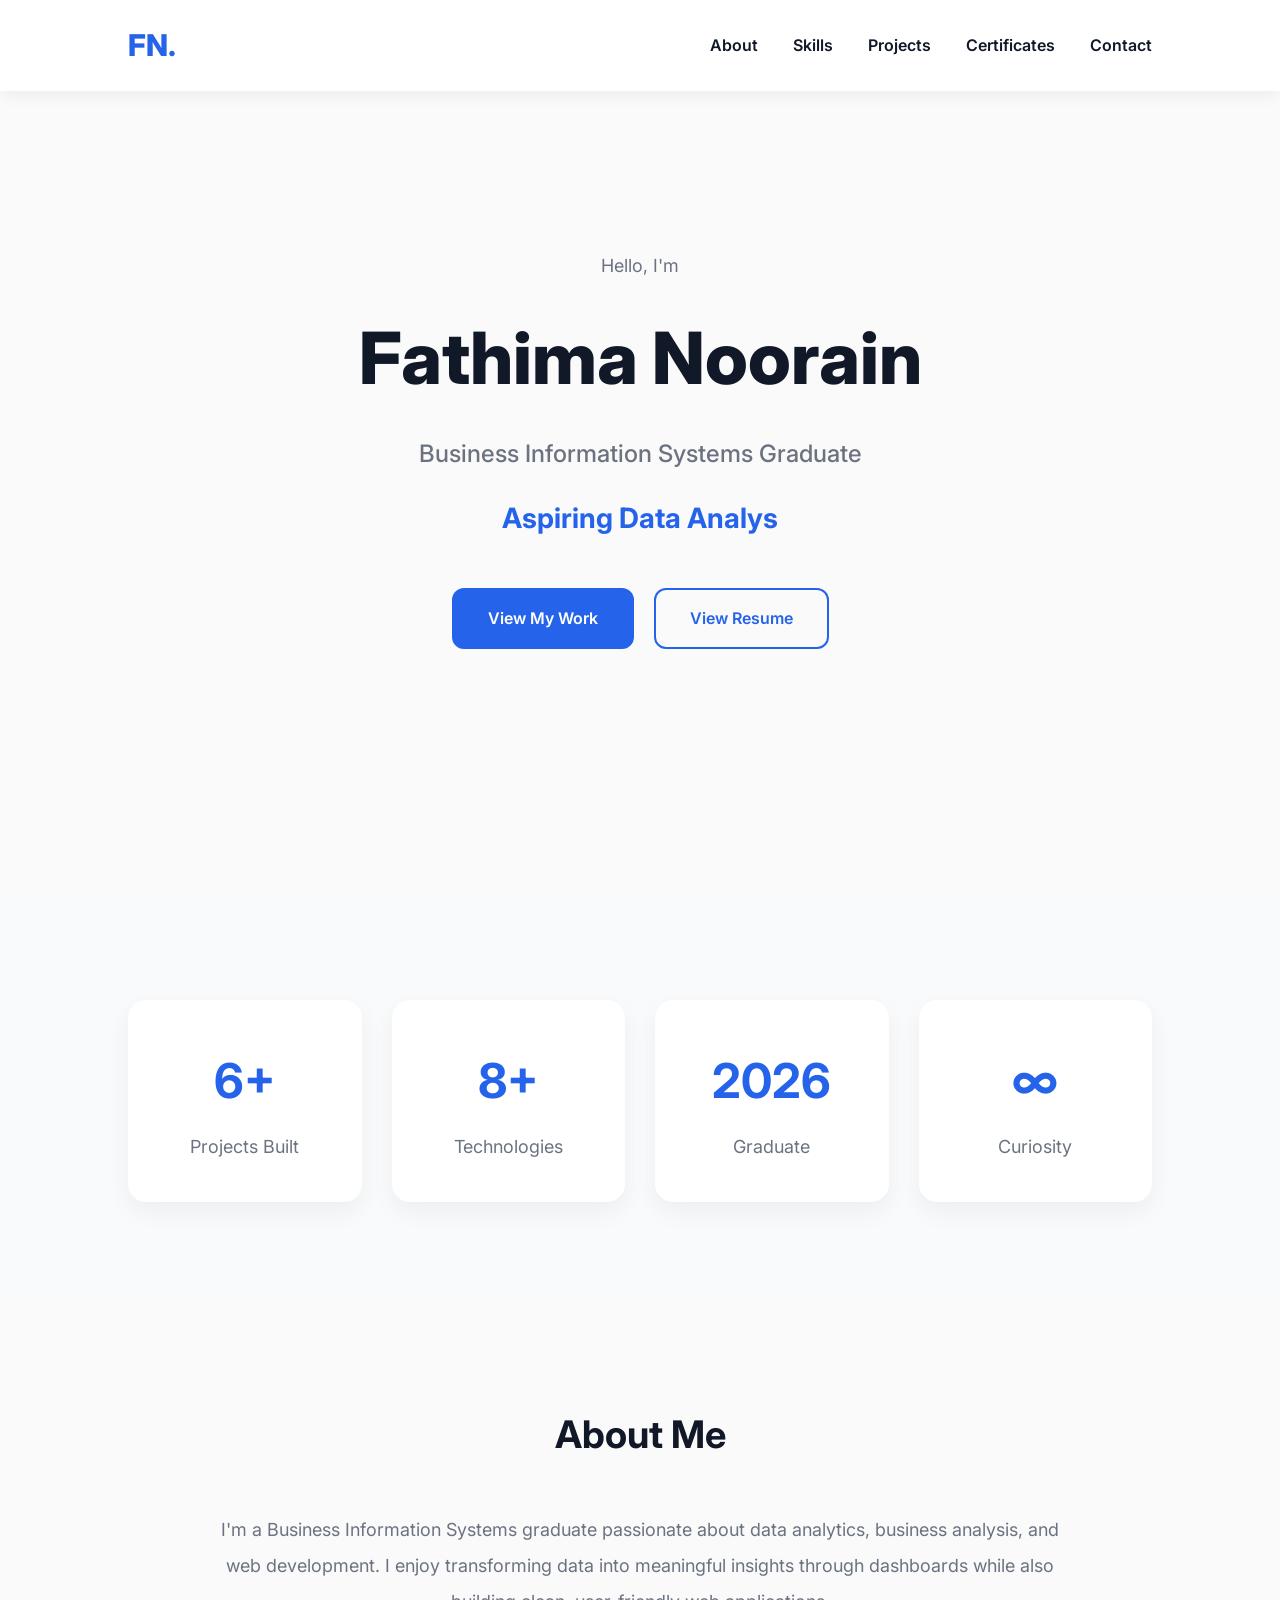
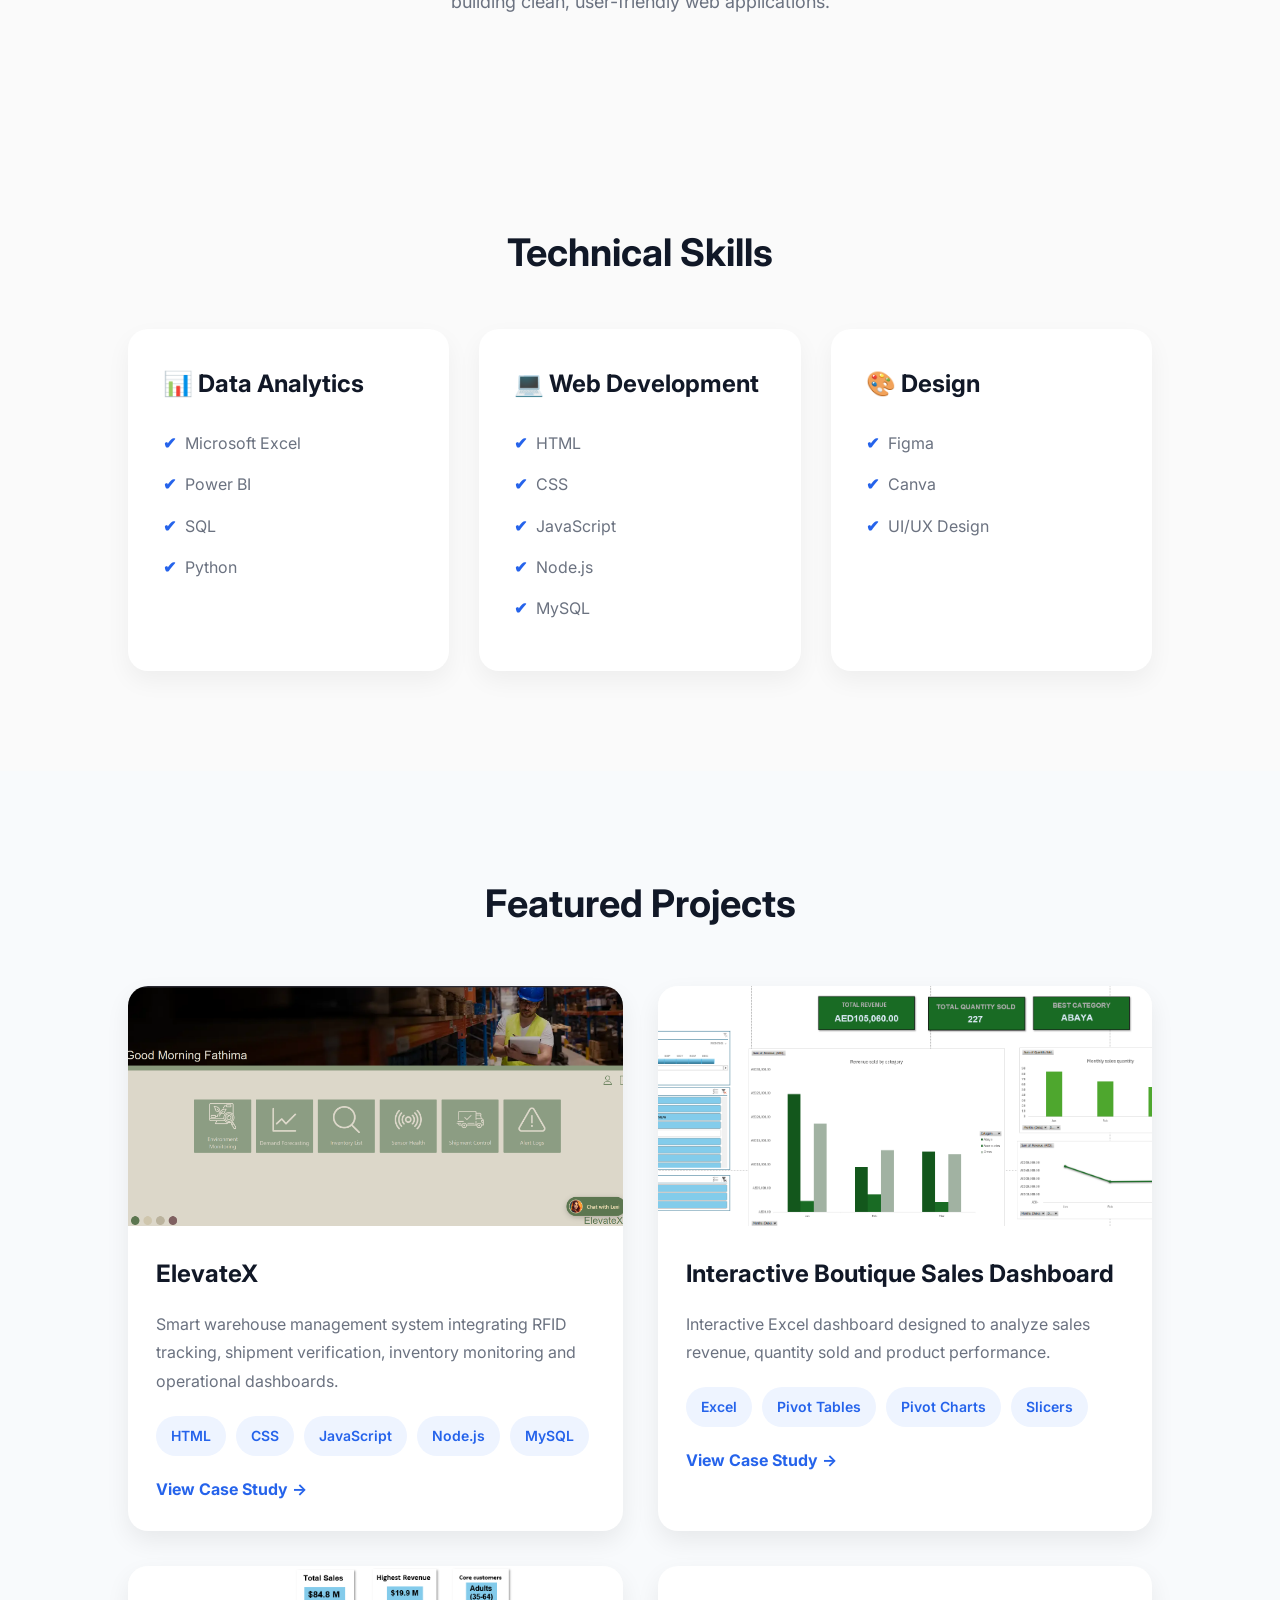
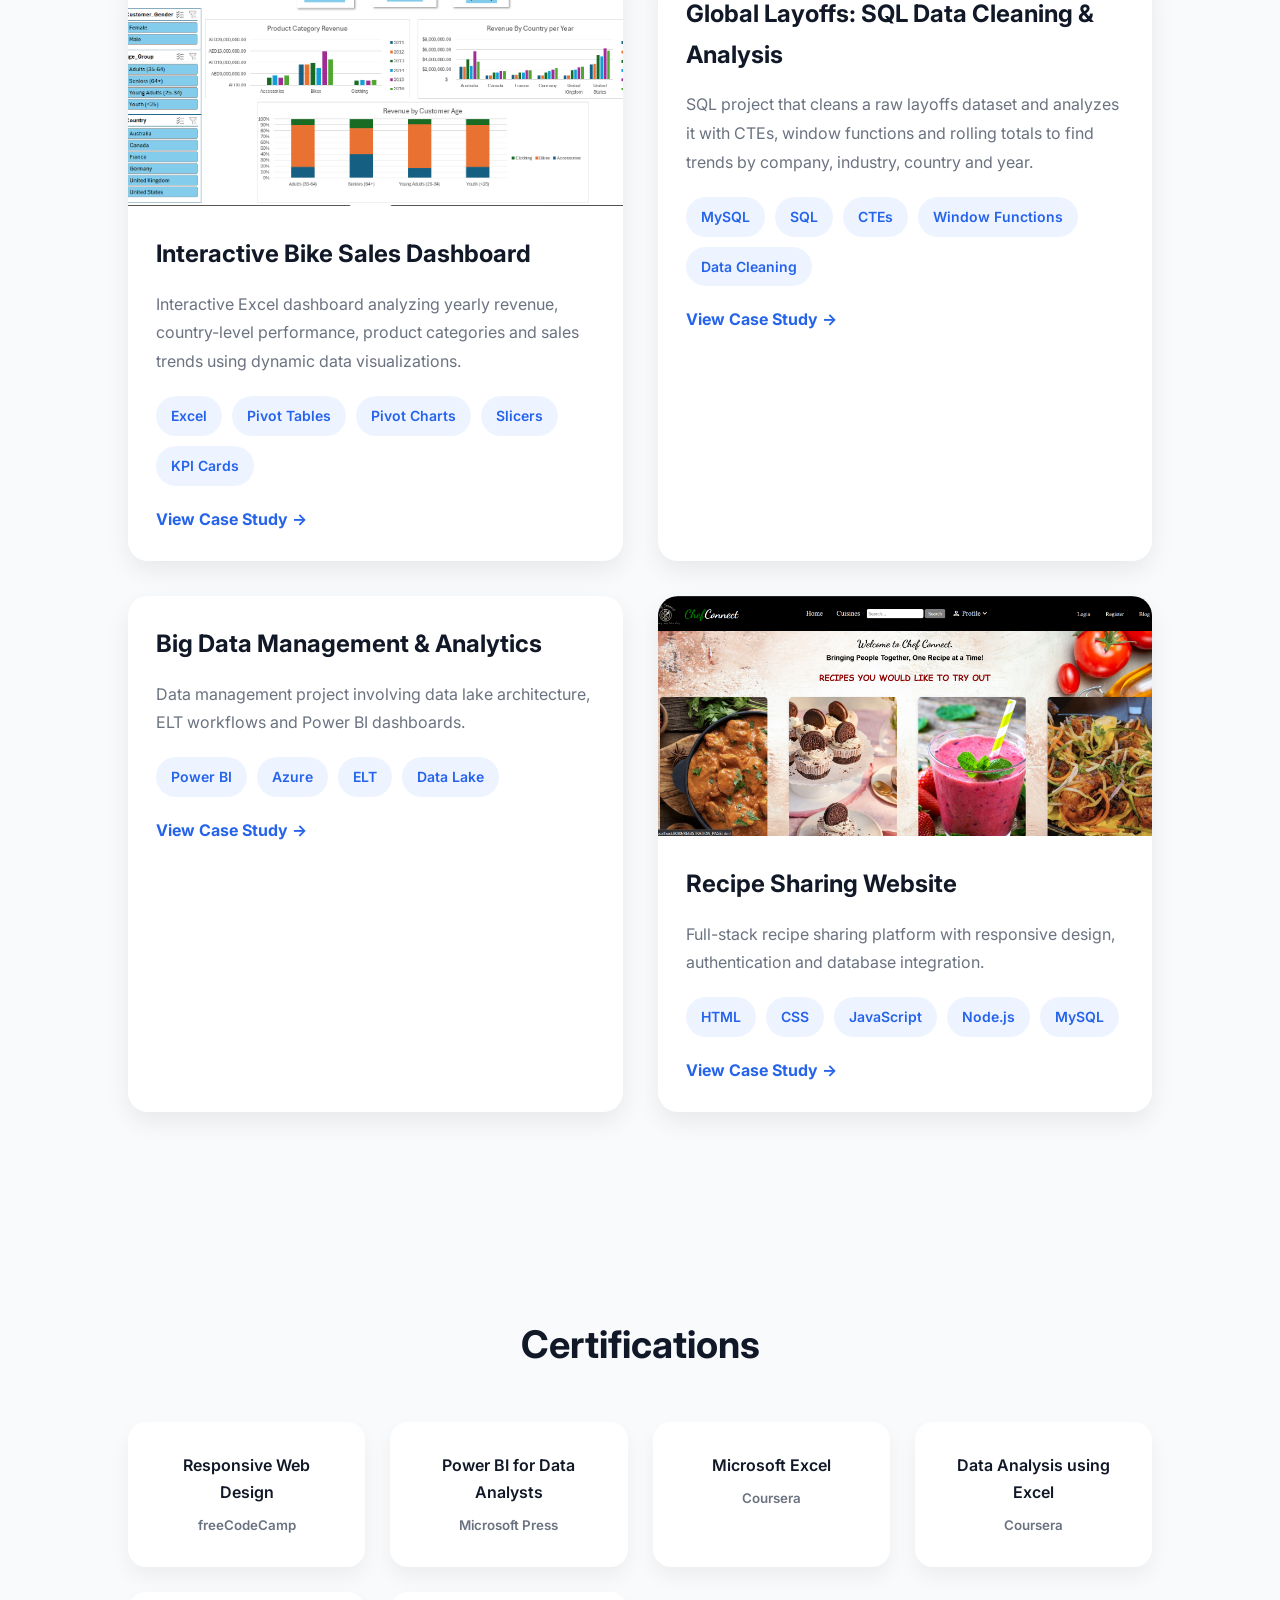
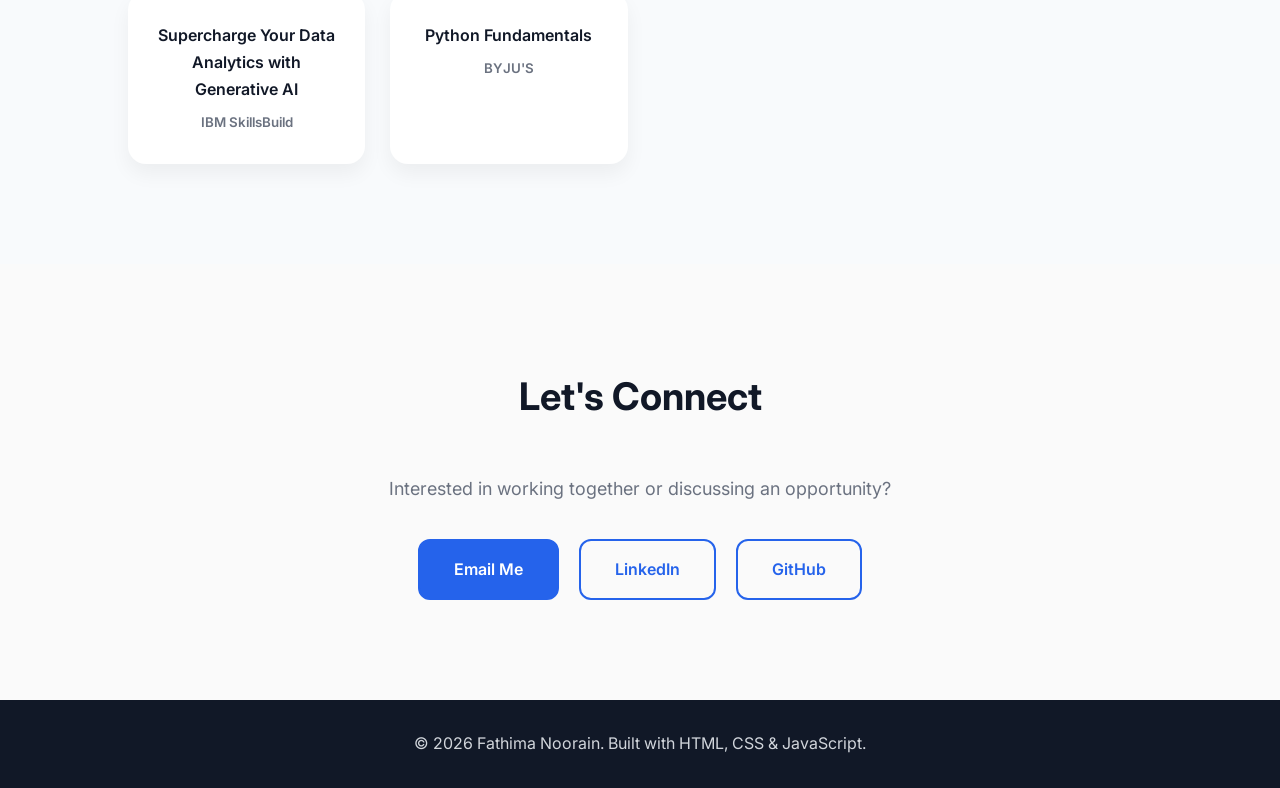
<file: index.html>
<!DOCTYPE html>
<html lang="en">

<head>

    <meta charset="UTF-8">
    <meta name="viewport" content="width=device-width, initial-scale=1.0">

    <title>Fathima Noorain | Portfolio</title>

    <link rel="preconnect" href="https://fonts.googleapis.com">
    <link rel="preconnect" href="https://fonts.gstatic.com" crossorigin>

    <link
        href="https://fonts.googleapis.com/css2?family=Inter:wght@300;400;500;600;700;800&display=swap"
        rel="stylesheet"
    >

    <link rel="stylesheet" href="portfolio.css">

</head>


<body>


<!-- ===========================
NAVBAR
=========================== -->

<header>

    <nav>

        <a href="#home" class="logo">FN.</a>

        <ul>

            <li>
                <a href="#about">About</a>
            </li>

            <li>
                <a href="#skills">Skills</a>
            </li>

            <li>
                <a href="#projects">Projects</a>
            </li>

            <li>
                <a href="#certificates">Certificates</a>
            </li>

            <li>
                <a href="#contact">Contact</a>
            </li>

        </ul>

    </nav>

</header>



<!-- ===========================
HERO
=========================== -->

<section class="hero" id="home">

    <div class="hero-text">

        <p>Hello, I'm</p>

        <h1>Fathima Noorain</h1>

        <h3>Business Information Systems Graduate</h3>

        <h4 id="typing"></h4>

        <div class="buttons">

            <a href="#projects" class="btn">
                View My Work
            </a>

            <a
                href="resume/Resume.pdf"
                class="btn-outline"
                target="_blank"
            >
                View Resume
            </a>

        </div>

    </div>

</section>



<!-- ===========================
STATS
=========================== -->

<section id="stats">

    <div class="stats-grid">

        <div class="stat-card">

            <h2>6+</h2>

            <p>Projects Built</p>

        </div>


        <div class="stat-card">

            <h2>8+</h2>

            <p>Technologies</p>

        </div>


        <div class="stat-card">

            <h2>2026</h2>

            <p>Graduate</p>

        </div>


        <div class="stat-card">

            <h2>∞</h2>

            <p>Curiosity</p>

        </div>

    </div>

</section>



<!-- ===========================
ABOUT
=========================== -->

<section id="about">

    <h2>About Me</h2>

    <p>

        I'm a Business Information Systems graduate passionate about
        data analytics, business analysis, and web development.
        I enjoy transforming data into meaningful insights through
        dashboards while also building clean, user-friendly web
        applications.

    </p>

</section>



<!-- ===========================
SKILLS
=========================== -->

<section id="skills">

    <h2>Technical Skills</h2>


    <div class="skills-grid">


        <div class="skill-box">

            <h3>📊 Data Analytics</h3>

            <p>Microsoft Excel</p>
            <p>Power BI</p>
            <p>SQL</p>
            <p>Python</p>

        </div>


        <div class="skill-box">

            <h3>💻 Web Development</h3>

            <p>HTML</p>
            <p>CSS</p>
            <p>JavaScript</p>
            <p>Node.js</p>
            <p>MySQL</p>

        </div>


        <div class="skill-box">

            <h3>🎨 Design</h3>

            <p>Figma</p>
            <p>Canva</p>
            <p>UI/UX Design</p>

        </div>

    </div>

</section>



<!-- ===========================
PROJECTS
=========================== -->

<section id="projects">

    <h2>Featured Projects</h2>


    <div class="project-grid">


        <!-- ===========================
        ELEVATEX
        =========================== -->

        <div class="project-card">

            <img
                src="media/ElevateX_Homepage.png"
                alt="ElevateX Smart Warehouse Management System"
            >

            <div class="project-content">

                <h3>ElevateX</h3>

                <p>

                    Smart warehouse management system integrating
                    RFID tracking, shipment verification, inventory
                    monitoring and operational dashboards.

                </p>


                <div class="tags">

                    <span>HTML</span>
                    <span>CSS</span>
                    <span>JavaScript</span>
                    <span>Node.js</span>
                    <span>MySQL</span>

                </div>


                <button
                    class="project-btn"
                    onclick="openModal('elevatexModal')"
                >

                    View Case Study →

                </button>

            </div>

        </div>



        <!-- ===========================
        BOUTIQUE DASHBOARD
        =========================== -->

        <div class="project-card">

            <img
                src="media/sales_dashboard.png"
                alt="Interactive Boutique Sales Dashboard"
            >

            <div class="project-content">

                <h3>Interactive Boutique Sales Dashboard</h3>

                <p>

                    Interactive Excel dashboard designed to analyze
                    sales revenue, quantity sold and product performance.

                </p>


                <div class="tags">

                    <span>Excel</span>
                    <span>Pivot Tables</span>
                    <span>Pivot Charts</span>
                    <span>Slicers</span>

                </div>


                <button
                    class="project-btn"
                    onclick="openModal('boutiqueModal')"
                >

                    View Case Study →

                </button>

            </div>

        </div>



        <!-- ===========================
        BIKE SALES DASHBOARD
        =========================== -->

        <div class="project-card">

            <img
                src="media/BikeSales_Dashboard.png"
                alt="Interactive Bike Sales Dashboard"
            >

            <div class="project-content">

                <h3>Interactive Bike Sales Dashboard</h3>

                <p>
                    Interactive Excel dashboard analyzing yearly revenue,
                    country-level performance, product categories and
                    sales trends using dynamic data visualizations.
                </p>

                <div class="tags">

                    <span>Excel</span>
                    <span>Pivot Tables</span>
                    <span>Pivot Charts</span>
                    <span>Slicers</span>
                    <span>KPI Cards</span>

                </div>

                <button
                    class="project-btn"
                    onclick="openModal('bikeSales')"
                >
                    View Case Study →
                </button>

            </div>

        </div>



        <!-- ===========================
        SQL: LAYOFFS DATA CLEANING & EDA
        =========================== -->

        <div class="project-card">

            <!-- To add a screenshot later, uncomment this and set the file name
            <img
                src="media/layoffs_sql.png"
                alt="Global Layoffs SQL Data Cleaning and Analysis"
            >
            -->

            <div class="project-content">

                <h3>Global Layoffs: SQL Data Cleaning & Analysis</h3>

                <p>

                    SQL project that cleans a raw layoffs dataset and
                    analyzes it with CTEs, window functions and rolling
                    totals to find trends by company, industry,
                    country and year.

                </p>


                <div class="tags">

                    <span>MySQL</span>
                    <span>SQL</span>
                    <span>CTEs</span>
                    <span>Window Functions</span>
                    <span>Data Cleaning</span>

                </div>


                <button
                    class="project-btn"
                    onclick="openModal('sqlLayoffsModal')"
                >

                    View Case Study →

                </button>

            </div>

        </div>



        <!-- ===========================
        BIG DATA
        =========================== -->

        <div class="project-card">

            <!-- <img
                src="images/big-data.jpg"
                alt="Big Data Management and Analytics Project"
            > -->

            <div class="project-content">

                <h3>Big Data Management & Analytics</h3>

                <p>

                    Data management project involving data lake
                    architecture, ELT workflows and Power BI dashboards.

                </p>


                <div class="tags">

                    <span>Power BI</span>
                    <span>Azure</span>
                    <span>ELT</span>
                    <span>Data Lake</span>

                </div>


                <button
                    class="project-btn"
                    onclick="openModal('bigDataModal')"
                >

                    View Case Study →

                </button>

            </div>

        </div>



        <!-- ===========================
        RECIPE WEBSITE
        =========================== -->

        <div class="project-card">

            <img
                src="media/recipeweb_homepage.png"
                alt="Recipe Sharing Website"
            >

            <div class="project-content">

                <h3>Recipe Sharing Website</h3>

                <p>

                    Full-stack recipe sharing platform with
                    responsive design, authentication and database
                    integration.

                </p>


                <div class="tags">

                    <span>HTML</span>
                    <span>CSS</span>
                    <span>JavaScript</span>
                    <span>Node.js</span>
                    <span>MySQL</span>

                </div>


                <button
                    class="project-btn"
                    onclick="openModal('recipeModal')"
                >

                    View Case Study →

                </button>

            </div>

        </div>

    </div>

</section>

<!-- ==================================================
CASE STUDY MODALS
================================================== -->


<!-- ===========================
ELEVATEX MODAL
=========================== -->

<div class="modal" id="elevatexModal">

    <div class="modal-content">

        <button
            class="modal-close"
            onclick="closeModal('elevatexModal')"
        >
            ×
        </button>


        <h2>ElevateX</h2>

        <p class="modal-subtitle">
            Smart Warehouse Management System
        </p>


        <div class="modal-section">

            <h3>Overview</h3>

            <p>

                ElevateX is a university capstone project focused
                on improving warehouse visibility and automating
                inventory operations through connected technologies,
                dashboards and real-time data.

            </p>

        </div>


        <div class="modal-section">

            <h3>My Contribution</h3>

            <ul>

                <li>
                Developed and integrated backend functionality for user registration, login, inventory management, shipment verification, and shelf-location assignment.
                </li>

                <li>
                    Connected backend RFID data to frontend
                    interfaces.
                </li>

                <li>
                    Worked on displaying RFID scan results and shipment information
                    on the dashboard
                </li>

                <li>
                Worked across the frontend and backend to ensure data was correctly processed, stored, and displayed throughout the system.
                </li>
                <li>
                Maintained and managed the project database, supporting reliable storage and retrieval of user, inventory, shipment, and shelf-location data.

                </li>

            </ul>

        </div>


        <div class="modal-section">

            <h3>Key Features</h3>

            <ul>

                <li>RFID inventory tracking</li>
                <li>Shipment verification</li>
                <li>QR-based shelf binning</li>
                <li>Inventory monitoring</li>
                <li>Sensor health monitoring</li>
                <li>Operational dashboards</li>

            </ul>

        </div>


        <div class="modal-section">

            <h3>Technologies</h3>

            <div class="modal-tags">

                <span>HTML</span>
                <span>CSS</span>
                <span>JavaScript</span>
                <span>Node.js</span>
                <span>Express.js</span>
                <span>MySQL</span>
                <span>MongoDB</span>
                <span>RFID</span>
                <span>ESP32</span>
                <span>QR Code Systems</span>

            </div>

        </div>


        <div class="project-gallery">
             <img
                src="media/ElevateX_UserProfile.png"
                alt="ElevateX Dashboard"
            >
            <img
                src="media/ElevateX_InventorySearch.png"
                alt="ElevateX Dashboard"
            >
             <img
                src="media/ElevateX_warehouseInventory.png"
                alt="ElevateX Dashboard"
            >
             <img
                src="media/ElevateX_ShipmentControl.png"
                alt="ElevateX Dashboard"
            >
             <img
                src="media/ElevateX_shipmentVerification.png"
                alt="ElevateX Dashboard"
            >

        </div>


        <button
            class="modal-bottom-close"
            onclick="closeModal('elevatexModal')"
        >
            Close Case Study
        </button>

    </div>

</div>



<!-- ===========================
BOUTIQUE MODAL
=========================== -->

<div class="modal" id="boutiqueModal">

    <div class="modal-content">

        <button
            class="modal-close"
            onclick="closeModal('boutiqueModal')"
        >
            ×
        </button>


        <h2>Interactive Boutique Sales Dashboard</h2>

        <p class="modal-subtitle">
            Microsoft Excel Data Analytics Project
        </p>


        <div class="modal-section">

            <h3>Overview</h3>

            <p>

                An interactive sales dashboard created in Microsoft
                Excel to analyze monthly revenue, sales quantity,
                category performance and product trends.

            </p>

        </div>


        <div class="modal-section">

            <h3>What I Did</h3>

            <ul>

                <li>
                    Cleaned and organized sales data.
                </li>

                <li>
                    Created Pivot Tables and Pivot Charts.
                </li>

                <li>
                    Designed KPI cards for key metrics.
                </li>

                <li>
                    Added interactive slicers for filtering.
                </li>

                <li>
                    Analyzed monthly revenue and quantity sold.
                </li>

                <li>
                    Identified the best-performing category.

                </li>

            </ul>

        </div>


        <div class="modal-section">

            <h3>Key Insights</h3>

            <ul>

                <li>
                    Total revenue: AED 105,060
                </li>

                <li>
                    Total quantity sold: 227
                </li>

                <li>
                    Best-performing category: Abaya
                </li>

            </ul>

        </div>


        <div class="modal-section">

            <h3>Tools</h3>

            <div class="modal-tags">

                <span>Microsoft Excel</span>
                <span>Pivot Tables</span>
                <span>Pivot Charts</span>
                <span>Slicers</span>
                <span>KPI Cards</span>
                <span>Data Cleaning</span>

            </div>

        </div>


        <div class="project-gallery">

            <img
                src="media/sales_dashboard.png"
                alt="Boutique Sales Dashboard"
            >

        </div>


        <button
            class="modal-bottom-close"
            onclick="closeModal('boutiqueModal')"
        >
            Close Case Study
        </button>

    </div>

</div>



<!-- ===========================
BIKE SALES DASHBOARD MODAL
=========================== -->

<div class="modal" id="bikeSales">

    <div class="modal-content">

        <button
            class="modal-close"
            onclick="closeModal('bikeSales')"
        >
            ×
        </button>


        <h2>Interactive Bike Sales Dashboard</h2>

        <p class="modal-subtitle">
            Microsoft Excel Data Analytics Project
        </p>


        <div class="modal-section">

            <h3>Overview</h3>

            <p>

                An interactive sales dashboard created in Microsoft
                Excel to analyze yearly revenue, revenue per country,
                category performance and product trends.

            </p>

        </div>


        <div class="modal-section">

            <h3>What I Did</h3>

            <ul>

                <li>
                    Cleaned and organized sales data.
                </li>

                <li>
                    Created Pivot Tables and Pivot Charts.
                </li>

                <li>
                    Designed KPI cards for key metrics.
                </li>

                <li>
                    Added interactive slicers for filtering.
                </li>

                <li>
                    Analyzed yearly revenue per country for each product category and subcategory.
                </li>

                <li>
                    Identified the best-performing category.

                </li>

            </ul>

        </div>


        <div class="modal-section">

            <h3>Key Insights</h3>

            <ul>

                <li>
                    Total revenue: $84.8 M
                </li>

                <li>
                    Highest Annual Revenue (2015): $19.9 M
                </li>

                <li>
                    Best-performing category: Accessories
                </li>

            </ul>

        </div>


        <div class="modal-section">

            <h3>Tools</h3>

            <div class="modal-tags">

                <span>Microsoft Excel</span>
                <span>Pivot Tables</span>
                <span>Pivot Charts</span>
                <span>Slicers</span>
                <span>KPI Cards</span>
                <span>Data Cleaning</span>

            </div>

        </div>


        <div class="project-gallery">

            <img
                src="media/BikeSales_Dashboard.png"
                alt="Bike Sales Dashboard"
            >

        </div>


        <button
            class="modal-bottom-close"
            onclick="closeModal('bikeSales')"
        >
            Close Case Study
        </button>

    </div>

</div>



<!-- ===========================
SQL LAYOFFS MODAL
=========================== -->

<div class="modal" id="sqlLayoffsModal">

    <div class="modal-content">

        <button
            class="modal-close"
            onclick="closeModal('sqlLayoffsModal')"
        >
            ×
        </button>


        <h2>Global Layoffs: SQL Data Cleaning & Analysis</h2>

        <p class="modal-subtitle">
            MySQL Data Cleaning & Exploratory Data Analysis Project
        </p>


        <div class="modal-section">

            <h3>Overview</h3>

            <p>

                Completed as part of an SQL course, this project
                takes a raw company layoffs dataset through two
                stages. First I cleaned it into an analysis-ready
                table, then I explored it to find which companies,
                industries, countries and years were hit hardest.

            </p>

        </div>


        <div class="modal-section">

            <h3>Part 1: Data Cleaning</h3>

            <ul>

                <li>
                    Created a staging table and worked on a copy of
                    the data, so the raw dataset stayed untouched.
                </li>

                <li>
                    Removed duplicates using ROW_NUMBER() with
                    PARTITION BY inside a CTE, since the table had
                    no unique ID.
                </li>

                <li>
                    Verified the results before deleting anything.
                    My first check on a few columns flagged rows that
                    were not real duplicates, so I partitioned on
                    every column and re-checked individual companies.
                </li>

                <li>
                    Standardized spellings and formats so values
                    group correctly.
                </li>

                <li>
                    Handled NULL and blank values.
                </li>

                <li>
                    Removed an irrelevant column from the staging
                    table only.
                </li>

            </ul>

        </div>


        <div class="modal-section">

            <h3>Part 2: Exploratory Analysis</h3>

            <ul>

                <li>
                    Checked the maximum layoffs and percentages, and
                    reviewed companies that laid off 100% of their
                    staff by funds raised.
                </li>

                <li>
                    Totaled layoffs by company, industry, country,
                    year and funding stage.
                </li>

                <li>
                    Found the date range of the data, with layoffs
                    concentrated in the COVID era.
                </li>

                <li>
                    Built a rolling monthly total using a CTE and
                    SUM() OVER (ORDER BY ...).
                </li>

                <li>
                    Ranked the top 5 companies and top 5 industries
                    per year using DENSE_RANK() and PARTITION BY,
                    filtered through a second CTE.
                </li>

            </ul>

        </div>


        <div class="modal-section">

            <h3>What I Learned</h3>

            <ul>

                <li>
                    Always work on a copy, never on the raw data.
                </li>

                <li>
                    Verify results before acting on them.
                </li>

                <li>
                    CTEs and window functions make multi-step
                    analysis easier to read and debug.
                </li>

            </ul>

        </div>


        <!--
        To add findings later, copy this block and fill it from your query results:

        <div class="modal-section">
            <h3>Key Insights</h3>
            <ul>
                <li>Company with the most layoffs: ...</li>
                <li>Most affected industry: ...</li>
                <li>Peak year: ...</li>
            </ul>
        </div>
        -->


        <!--
        Once your SQL repo is on GitHub, remove these comment marks and add your link:

        <div class="modal-section">
            <h3>Code</h3>
            <p>
                <a
                    href="https://github.com/fathima-97/YOUR-REPO"
                    target="_blank"
                    rel="noopener"
                >
                    View the SQL scripts on GitHub
                </a>
            </p>
        </div>
        -->


        <div class="modal-section">

            <h3>Tools</h3>

            <div class="modal-tags">

                <span>MySQL</span>
                <span>MySQL Workbench</span>
                <span>CTEs</span>
                <span>Window Functions</span>
                <span>Aggregations</span>
                <span>Data Cleaning</span>
                <span>EDA</span>

            </div>

        </div>


        <!-- To add screenshots later:
        <div class="project-gallery">
            <img src="media/layoffs_rolling_total.png" alt="Rolling total of layoffs">
            <img src="media/layoffs_top5.png" alt="Top 5 companies per year">
        </div>
        -->


        <button
            class="modal-bottom-close"
            onclick="closeModal('sqlLayoffsModal')"
        >
            Close Case Study
        </button>

    </div>

</div>



<!-- ===========================
BIG DATA MODAL
=========================== -->

<div class="modal" id="bigDataModal">

    <div class="modal-content">

        <button
            class="modal-close"
            onclick="closeModal('bigDataModal')"
        >
            ×
        </button>


        <h2>Big Data Management & Analytics</h2>

        <p class="modal-subtitle">
            Data Management & Business Intelligence Project
        </p>


        <div class="modal-section">

            <h3>Overview</h3>

            <p>

                A university group project focused on evaluating
                an organization's data infrastructure and designing
                a modern approach to data storage, processing and
                visualization.

            </p>

        </div>


        <div class="modal-section">

            <h3>My Contribution</h3>

            <ul>

                <li>
                    Collaborated with the team to assess existing
                    data collection and processing infrastructure.
                </li>

                <li>
                    Contributed to identifying gaps and
                    improvement areas.
                </li>

                <li>
                    Contributed to the design of a modern
                    data lake architecture.
                </li>

                <li>
                    Contributed to Power BI dashboards
                    visualizing business KPIs.
                </li>

            </ul>

        </div>


        <div class="modal-section">

            <h3>Technologies & Concepts</h3>

            <div class="modal-tags">

                <span>Power BI</span>
                <span>Microsoft Azure</span>
                <span>Data Lake</span>
                <span>ELT</span>
                <span>Data Analytics</span>

            </div>

        </div>


        <button
            class="modal-bottom-close"
            onclick="closeModal('bigDataModal')"
        >
            Close Case Study
        </button>

    </div>

</div>



<!-- ===========================
RECIPE MODAL
=========================== -->

<div class="modal" id="recipeModal">

    <div class="modal-content">

        <button
            class="modal-close"
            onclick="closeModal('recipeModal')"
        >
            ×
        </button>


        <h2>Recipe Sharing Website</h2>

        <p class="modal-subtitle">
            Full-Stack Web Development Project
        </p>


        <div class="modal-section">

            <h3>Overview</h3>

            <p>

                A responsive recipe-sharing website developed
                as a full-stack web application. The platform
                allows users to browse, search and manage recipes.

            </p>

        </div>


        <div class="modal-section">

            <h3>What I Built</h3>

            <ul>

                <li>
                    Developed responsive frontend pages.
                </li>

                <li>
                    Built backend functionality using Node.js.
                </li>

                <li>
                    Connected the application to MySQL.
                </li>

                <li>
                    Implemented user authentication.
                </li>

                <li>
                    Created recipe management functionality.
                </li>

                <li>
                    Implemented dynamic recipe browsing and searching.

                </li>

            </ul>

        </div>


        <div class="modal-section">

            <h3>Technologies</h3>

            <div class="modal-tags">

                <span>HTML</span>
                <span>CSS</span>
                <span>JavaScript</span>
                <span>JSON</span>
                <span>Node.js</span>
                <span>MySQL</span>

            </div>

        </div>


        <div class="project-gallery">

            <img
                src="media/recipeweb_homepage.png"
                alt="Recipe Sharing Website"
            >

        </div>


        <button
            class="modal-bottom-close"
            onclick="closeModal('recipeModal')"
        >
            Close Case Study
        </button>

    </div>

</div>


<!-- ===========================
CERTIFICATES
=========================== -->

<section id="certificates">

    <h2>Certifications</h2>


    <div class="certificate-grid">

        <div class="certificate-card">
            Responsive Web Design
            <br>
            <small>freeCodeCamp</small>
        </div>


        <div class="certificate-card">
            Power BI for Data Analysts
            <br>
            <small>Microsoft Press</small>
        </div>


        <div class="certificate-card">
            Microsoft Excel
            <br>
            <small>Coursera</small>
        </div>


        <div class="certificate-card">
            Data Analysis using Excel
            <br>
            <small>Coursera</small>
        </div>


        <div class="certificate-card">
            Supercharge Your Data Analytics with Generative AI
            <br>
            <small>IBM SkillsBuild</small>
        </div>


        <div class="certificate-card">
            Python Fundamentals
            <br>
            <small>BYJU'S</small>
        </div>

    </div>

</section>



<!-- ===========================
CONTACT
=========================== -->

<section id="contact">

    <h2>Let's Connect</h2>

    <p>
        Interested in working together or discussing an opportunity?
    </p>


    <div class="contact-buttons">

        <a
            href="mailto:fathimanoorain97@gmail.com"
            class="btn"
        >
            Email Me
        </a>

        <a
            href="https://www.linkedin.com/in/fathima-noorain-3b643a2a8"
            target="_blank"
            rel="noopener"
            class="btn-outline"
        >
            LinkedIn
        </a>

        <a
            href="https://github.com/fathima-97"
            target="_blank"
            rel="noopener"
            class="btn-outline"
        >
            GitHub
        </a>

    </div>

</section>



<!--FOOTER-->

<footer>

    <p>
        © 2026 Fathima Noorain. Built with HTML, CSS & JavaScript.
    </p>

</footer>



<script src="portfolio.js"></script>

</body>

</html>
</file>
<file: portfolio.css>
/* ===========================
GLOBAL STYLES
=========================== */

* {
    margin: 0;
    padding: 0;
    box-sizing: border-box;
    font-family: 'Inter', sans-serif;
    scroll-behavior: smooth;
}

body {
    background: #FAFAFA;
    color: #111827;
    overflow-x: hidden;
    line-height: 1.7;
}

body.modal-open {
    overflow: hidden;
}

img {
    width: 100%;
    display: block;
}

section {
    padding: 100px 10%;
}

h2 {
    font-size: 38px;
    text-align: center;
    margin-bottom: 45px;
    font-weight: 700;
}

p {
    color: #6B7280;
}


/* ===========================
NAVBAR
=========================== */

header {
    position: fixed;
    width: 100%;
    top: 0;
    z-index: 999;
    background: rgba(255,255,255,.95);
    backdrop-filter: blur(12px);
    box-shadow: 0 5px 15px rgba(0,0,0,.05);
}

nav {
    display: flex;
    justify-content: space-between;
    align-items: center;
    padding: 20px 10%;
}

.logo {
    font-size: 30px;
    font-weight: 800;
    color: #2563EB;
    text-decoration: none;
}

nav ul {
    display: flex;
    list-style: none;
    gap: 35px;
}

nav ul li a {
    text-decoration: none;
    color: #111827;
    font-weight: 600;
    transition: .3s;
}

nav ul li a:hover {
    color: #2563EB;
}

nav ul li a.active {
    color: #2563EB;
}


/* ===========================
HERO
=========================== */

.hero {
    min-height: 100vh;
    display: flex;
    justify-content: center;
    align-items: center;
    text-align: center;
    padding: 120px 10%;
}

.hero h1 {
    font-size: 72px;
    margin: 15px 0;
    font-weight: 800;
    color: #111827;
}

.hero h3 {
    font-size: 24px;
    color: #6B7280;
    font-weight: 500;
}

.hero h4 {
    margin-top: 20px;
    color: #2563EB;
    font-size: 28px;
    font-weight: 700;
    min-height: 40px;
}

.hero p {
    font-size: 18px;
    color: #6B7280;
}


/* ===========================
BUTTONS
=========================== */

.buttons {
    display: flex;
    justify-content: center;
    gap: 20px;
    margin-top: 45px;
}

.btn {
    display: inline-block;
    background: #2563EB;
    color: white;
    padding: 15px 34px;
    border-radius: 12px;
    text-decoration: none;
    font-weight: 600;
    transition: .3s;
    border: 2px solid #2563EB;
}

.btn:hover {
    transform: translateY(-5px);
    box-shadow: 0 12px 25px rgba(37,99,235,.25);
}

.btn-outline {
    display: inline-block;
    border: 2px solid #2563EB;
    color: #2563EB;
    padding: 15px 34px;
    border-radius: 12px;
    text-decoration: none;
    font-weight: 600;
    transition: .3s;
}

.btn-outline:hover {
    background: #2563EB;
    color: white;
}


/* ===========================
STATS
=========================== */

#stats {
    background: #F8FAFC;
}

.stats-grid {
    display: grid;
    grid-template-columns: repeat(auto-fit, minmax(220px, 1fr));
    gap: 30px;
}

.stat-card {
    background: white;
    border-radius: 18px;
    padding: 40px;
    text-align: center;
    box-shadow: 0 10px 25px rgba(0,0,0,.05);
    transition: .35s;
}

.stat-card:hover {
    transform: translateY(-10px);
}

.stat-card h2 {
    font-size: 48px;
    color: #2563EB;
    margin-bottom: 10px;
}

.stat-card p {
    font-size: 18px;
}


/* ===========================
ABOUT
=========================== */

#about p {
    max-width: 850px;
    margin: auto;
    text-align: center;
    font-size: 18px;
    line-height: 2;
}


/* ===========================
SKILLS
=========================== */

.skills-grid {
    display: grid;
    grid-template-columns: repeat(auto-fit, minmax(300px, 1fr));
    gap: 30px;
}

.skill-box {
    background: white;
    padding: 35px;
    border-radius: 20px;
    box-shadow: 0 10px 25px rgba(0,0,0,.05);
    transition: .35s;
}

.skill-box:hover {
    transform: translateY(-10px);
}

.skill-box h3 {
    margin-bottom: 25px;
    color: #111827;
    font-size: 24px;
}

.skill-box p {
    margin: 14px 0;
    position: relative;
    padding-left: 22px;
}

.skill-box p::before {
    content: "✔";
    color: #2563EB;
    position: absolute;
    left: 0;
    font-weight: bold;
}


/* ===========================
SCROLLBAR
=========================== */

::-webkit-scrollbar {
    width: 10px;
}

::-webkit-scrollbar-thumb {
    background: #2563EB;
    border-radius: 20px;
}

::-webkit-scrollbar-track {
    background: #F3F4F6;
}


/* ===========================
PROJECTS
=========================== */

#projects {
    background: #F8FAFC;
}

.project-grid {
    display: grid;
    grid-template-columns: repeat(auto-fit, minmax(340px, 1fr));
    gap: 35px;
    margin-top: 50px;
}

.project-card {
    background: white;
    border-radius: 20px;
    overflow: hidden;
    box-shadow: 0 10px 25px rgba(0,0,0,.07);
    transition: .35s;
}

.project-card:hover {
    transform: translateY(-8px);
    box-shadow: 0 20px 40px rgba(0,0,0,.12);
}

.project-card > img {
    width: 100%;
    height: 240px;
    object-fit: cover;
}

.project-content {
    padding: 28px;
}

.project-content h3 {
    font-size: 24px;
    margin-bottom: 15px;
}

.project-content p {
    line-height: 1.8;
    margin-bottom: 20px;
}

.tags {
    display: flex;
    flex-wrap: wrap;
    gap: 10px;
    margin-bottom: 20px;
}

.tags span {
    background: #EEF4FF;
    color: #2563EB;
    padding: 8px 15px;
    border-radius: 25px;
    font-size: 14px;
    font-weight: 600;
}


/* ===========================
CASE STUDY BUTTON
=========================== */

.project-btn {
    background: none;
    border: none;
    padding: 0;
    color: #2563EB;
    font-size: 16px;
    font-weight: 700;
    cursor: pointer;
    transition: .3s;
}

.project-btn:hover {
    letter-spacing: 1px;
}


/* ===========================
CASE STUDY MODAL
=========================== */

.modal {
    position: fixed;
    inset: 0;
    width: 100%;
    height: 100%;
    background: rgba(15, 23, 42, .75);
    backdrop-filter: blur(8px);

    display: flex;
    justify-content: center;
    align-items: center;

    padding: 30px;

    opacity: 0;
    visibility: hidden;

    transition: opacity .3s ease,
                visibility .3s ease;

    z-index: 2000;
}

.modal.active {
    opacity: 1;
    visibility: visible;
}


/* ===========================
MODAL CONTENT
=========================== */

.modal-content {
    position: relative;

    width: min(950px, 100%);
    max-height: 90vh;

    background: white;
    border-radius: 24px;

    padding: 50px;

    overflow-y: auto;

    transform: translateY(30px) scale(.97);

    transition: transform .3s ease;

    box-shadow: 0 30px 80px rgba(0,0,0,.25);
}

.modal.active .modal-content {
    transform: translateY(0) scale(1);
}


/* ===========================
MODAL CLOSE BUTTON
=========================== */

.modal-close {
    position: absolute;

    top: 20px;
    right: 25px;

    width: 45px;
    height: 45px;

    border: none;
    border-radius: 50%;

    background: #F3F4F6;

    color: #111827;

    font-size: 30px;
    line-height: 1;

    cursor: pointer;

    transition: .3s;
}

.modal-close:hover {
    background: #2563EB;
    color: white;
}


/* ===========================
MODAL HEADINGS
=========================== */

.modal-content > h2 {
    text-align: left;
    font-size: 40px;
    margin-bottom: 5px;
    padding-right: 50px;
}

.modal-subtitle {
    color: #2563EB;
    font-size: 18px;
    font-weight: 600;
    margin-bottom: 35px;
}


/* ===========================
MODAL SECTIONS
=========================== */

.modal-section {
    margin-bottom: 35px;
}

.modal-section h3 {
    font-size: 22px;
    margin-bottom: 12px;
    color: #111827;
}

.modal-section p {
    line-height: 1.8;
}

.modal-section ul {
    padding-left: 22px;
}

.modal-section li {
    margin-bottom: 10px;
    color: #4B5563;
}


/* ===========================
MODAL TAGS
=========================== */

.modal-tags {
    display: flex;
    flex-wrap: wrap;
    gap: 10px;
}

.modal-tags span {
    background: #EEF4FF;
    color: #2563EB;

    padding: 8px 15px;

    border-radius: 25px;

    font-size: 14px;
    font-weight: 600;
}


/* ===========================
PROJECT GALLERY
=========================== */

.project-gallery {
    display: flex;
    flex-direction: column;
    gap: 30px;
    margin-top: 30px;
}

.project-gallery img {
    width: 100%;
    height: auto;

    display: block;

    border-radius: 18px;

    border: 1px solid #E5E7EB;

    box-shadow: 0 12px 30px rgba(0,0,0,.08);

    transition: .35s;
}

.project-gallery img:hover {
    transform: scale(1.01);
    box-shadow: 0 20px 45px rgba(0,0,0,.15);
}


/* ===========================
MODAL BOTTOM BUTTON
=========================== */

.modal-bottom-close {
    display: block;

    margin: 35px auto 0;

    border: 2px solid #2563EB;

    background: white;

    color: #2563EB;

    padding: 12px 25px;

    border-radius: 10px;

    font-weight: 600;

    cursor: pointer;

    transition: .3s;
}

.modal-bottom-close:hover {
    background: #2563EB;
    color: white;
}


/* ===========================
TIMELINE
=========================== */

.timeline {
    max-width: 900px;
    margin: auto;
    position: relative;
}

.timeline::before {
    content: "";
    position: absolute;

    left: 50%;

    transform: translateX(-50%);

    width: 4px;
    height: 100%;

    background: #2563EB;
}

.timeline-item {
    width: 45%;

    background: white;

    padding: 25px;

    border-radius: 18px;

    margin-bottom: 40px;

    box-shadow: 0 8px 20px rgba(0,0,0,.06);

    position: relative;
}

.timeline-item:nth-child(odd) {
    margin-right: auto;
}

.timeline-item:nth-child(even) {
    margin-left: auto;
}

.timeline-item h3 {
    color: #2563EB;
    margin-bottom: 10px;
}


/* ===========================
CERTIFICATES
=========================== */

#certificates {
    background: #F8FAFC;
}

.certificate-grid {
    display: grid;

    grid-template-columns:
        repeat(auto-fit, minmax(220px, 1fr));

    gap: 25px;
}

.certificate-card {
    background: white;

    padding: 30px;

    border-radius: 18px;

    text-align: center;

    font-weight: 600;

    box-shadow: 0 10px 20px rgba(0,0,0,.05);

    transition: .35s;
}

.certificate-card:hover {
    transform: translateY(-8px);
    color: #2563EB;
}

.certificate-card small {
    display: block;
    margin-top: 8px;
    color: #6B7280;
}


/* ===========================
CONTACT
=========================== */

#contact {
    text-align: center;
}

#contact p {
    font-size: 18px;
    margin-bottom: 35px;
}

.contact-buttons {
    display: flex;
    justify-content: center;
    gap: 20px;
    flex-wrap: wrap;
}


/* ===========================
FOOTER
=========================== */

footer {
    padding: 30px;
    background: #111827;
    color: white;
    text-align: center;
}

footer p {
    color: #D1D5DB;
}


/* ===========================
ANIMATIONS
=========================== */

.project-card,
.skill-box,
.stat-card,
.certificate-card,
.timeline-item {
    animation: fadeUp .8s ease;
}

@keyframes fadeUp {

    from {
        opacity: 0;
        transform: translateY(40px);
    }

    to {
        opacity: 1;
        transform: translateY(0);
    }

}


/* ===========================
RESPONSIVE DESIGN
=========================== */

@media (max-width: 1000px) {

    nav {
        flex-direction: column;
        gap: 20px;
    }

    nav ul {
        flex-wrap: wrap;
        justify-content: center;
        gap: 20px;
    }

    .hero h1 {
        font-size: 52px;
    }

    .hero h3 {
        font-size: 22px;
    }

    .timeline::before {
        left: 20px;
    }

    .timeline-item {
        width: 100%;
        margin-left: 40px !important;
        margin-right: 0 !important;
    }

}


@media (max-width: 768px) {

    section {
        padding: 80px 7%;
    }

    .hero {
        padding-top: 150px;
    }

    .hero h1 {
        font-size: 42px;
    }

    .hero h3 {
        font-size: 20px;
    }

    .hero h4 {
        font-size: 22px;
    }

    .buttons {
        flex-direction: column;
        align-items: center;
    }

    .stats-grid,
    .skills-grid,
    .project-grid,
    .certificate-grid {
        grid-template-columns: 1fr;
    }

    nav ul {
        gap: 15px;
    }

    .modal {
        padding: 15px;
    }

    .modal-content {
        padding: 35px 25px;
        max-height: 94vh;
        border-radius: 20px;
    }

    .modal-content > h2 {
        font-size: 30px;
    }

}


@media (max-width: 500px) {

    .logo {
        font-size: 26px;
    }

    h2 {
        font-size: 30px;
    }

    .hero h1 {
        font-size: 36px;
    }

    .btn,
    .btn-outline {
        width: 100%;
        text-align: center;
    }

    .modal-close {
        top: 15px;
        right: 15px;

        width: 40px;
        height: 40px;

        font-size: 25px;
    }

    .modal-content {
        padding: 30px 20px;
    }

}
</file>
